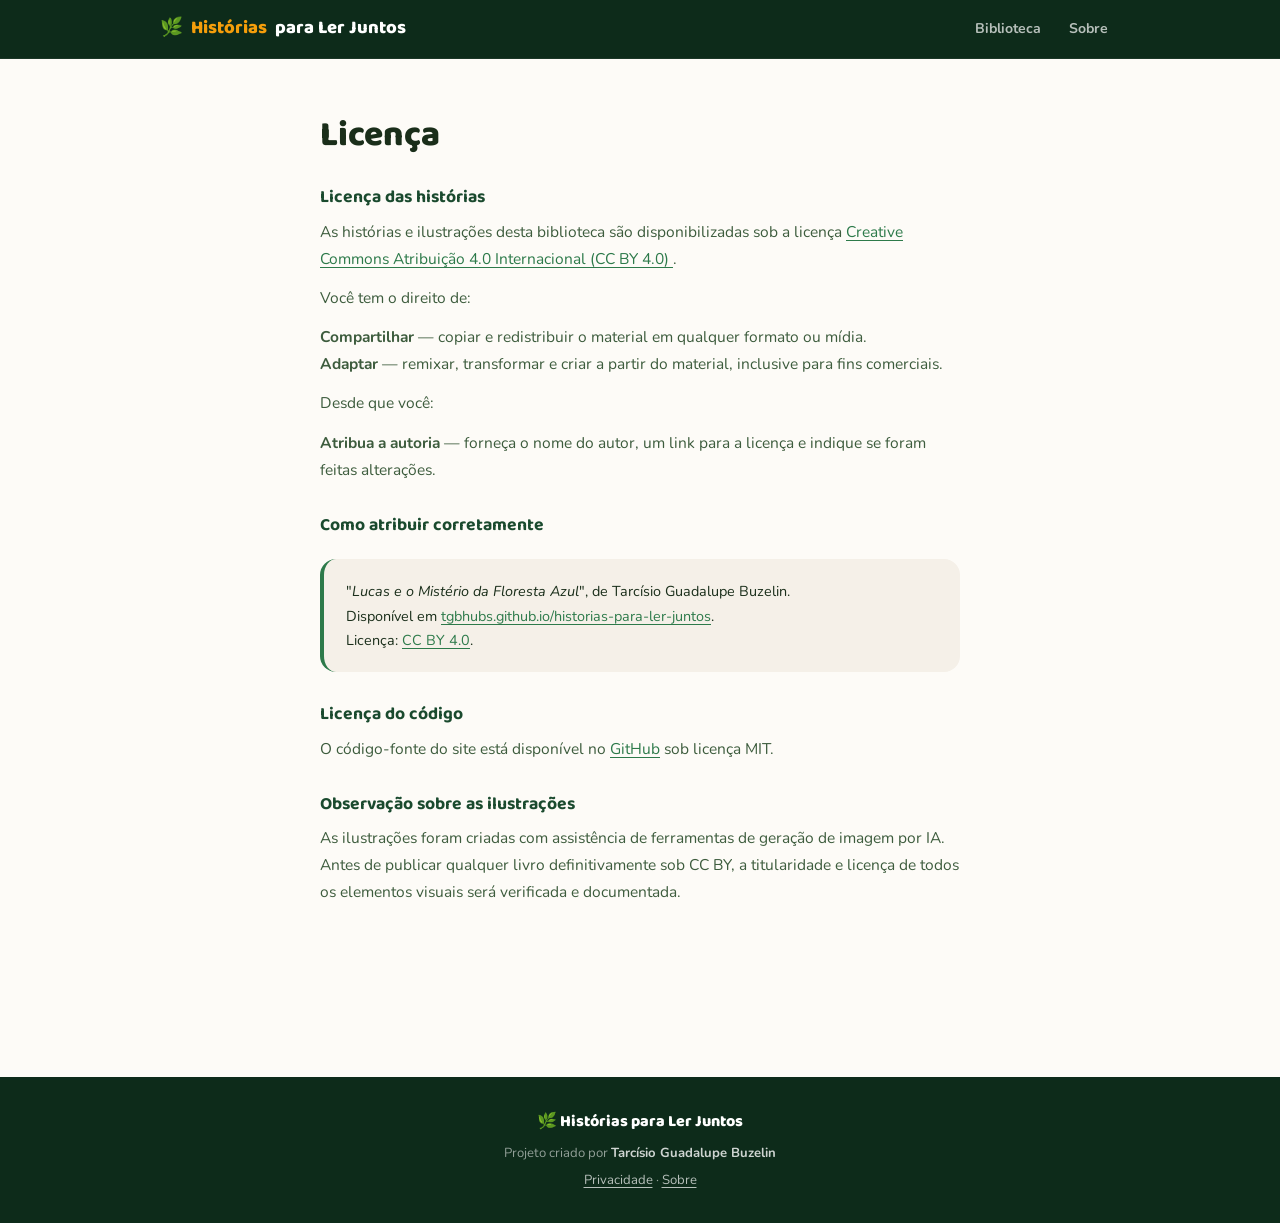
<file: licenca/index.html>
<!DOCTYPE html>
<html lang="pt-BR">
<head>
  <meta charset="UTF-8">
  <meta name="viewport" content="width=device-width, initial-scale=1.0">
  <title>Licença — Histórias para Ler Juntos</title>
  <link rel="preconnect" href="https://fonts.googleapis.com">
  <link rel="preconnect" href="https://fonts.gstatic.com" crossorigin>
  <link href="https://fonts.googleapis.com/css2?family=Baloo+2:wght@700;800&family=Nunito:wght@500;600;700&display=swap" rel="stylesheet">
  <link rel="stylesheet" href="../assets/css/style.css">
  <style>
    .content-page { max-width:680px;margin:0 auto;padding:56px 20px 80px; }
    .content-page h1 { font-size:clamp(1.6rem,4vw,2.2rem);margin-bottom:8px; }
    .content-page h2 { font-size:1.1rem;margin:32px 0 10px;color:var(--forest-mid); }
    .content-page p { color:var(--text-mid);line-height:1.75;margin-bottom:12px;font-size:.97rem; }
    .content-page a { color:var(--forest-light);text-decoration:underline;text-underline-offset:3px; }
    .attribution-box {
      background:var(--cream-dark);border-radius:var(--radius-md);
      padding:20px 22px;margin:24px 0;
      border-left:4px solid var(--forest-light);
      font-size:.9rem;color:var(--text-dark);
      line-height:1.7;
    }
  </style>
</head>
<body>

<header class="site-header">
  <div class="site-header__inner">
    <a class="site-logo" href="../">🌿 <span>Histórias</span> para Ler Juntos</a>
    <nav class="site-nav">
      <a href="../livros/">Biblioteca</a>
      <a href="../sobre/">Sobre</a>
    </nav>
  </div>
</header>

<main>
  <div class="content-page">
    <h1 class="section__title">Licença</h1>

    <h2>Licença das histórias</h2>
    <p>
      As histórias e ilustrações desta biblioteca são disponibilizadas sob a licença
      <a href="https://creativecommons.org/licenses/by/4.0/deed.pt_BR" target="_blank" rel="noopener">
        Creative Commons Atribuição 4.0 Internacional (CC BY 4.0)
      </a>.
    </p>
    <p>Você tem o direito de:</p>
    <p>
      <strong>Compartilhar</strong> — copiar e redistribuir o material em qualquer formato ou mídia.<br>
      <strong>Adaptar</strong> — remixar, transformar e criar a partir do material, inclusive para fins comerciais.
    </p>
    <p>Desde que você:</p>
    <p>
      <strong>Atribua a autoria</strong> — forneça o nome do autor, um link para a licença e indique se foram feitas alterações.
    </p>

    <h2>Como atribuir corretamente</h2>
    <div class="attribution-box">
      "<em>Lucas e o Mistério da Floresta Azul</em>", de Tarcísio Guadalupe Buzelin.<br>
      Disponível em <a href="https://tgbhubs.github.io/historias-para-ler-juntos/">tgbhubs.github.io/historias-para-ler-juntos</a>.<br>
      Licença: <a href="https://creativecommons.org/licenses/by/4.0/">CC BY 4.0</a>.
    </div>

    <h2>Licença do código</h2>
    <p>
      O código-fonte do site está disponível no
      <a href="https://github.com/tgbhubs/historias-para-ler-juntos" target="_blank" rel="noopener">GitHub</a>
      sob licença MIT.
    </p>

    <h2>Observação sobre as ilustrações</h2>
    <p>
      As ilustrações foram criadas com assistência de ferramentas de geração de imagem por IA. Antes de publicar qualquer livro definitivamente sob CC BY, a titularidade e licença de todos os elementos visuais será verificada e documentada.
    </p>
  </div>
</main>

<footer class="site-footer">
  <div class="site-footer__logo">🌿 Histórias para Ler Juntos</div>
  <p>Projeto criado por <strong style="color:rgba(255,255,255,.8)">Tarcísio Guadalupe Buzelin</strong></p>
  <p style="margin-top:6px"><a href="../privacidade/">Privacidade</a> · <a href="../sobre/">Sobre</a></p>
</footer>

</body>
</html>
</file>
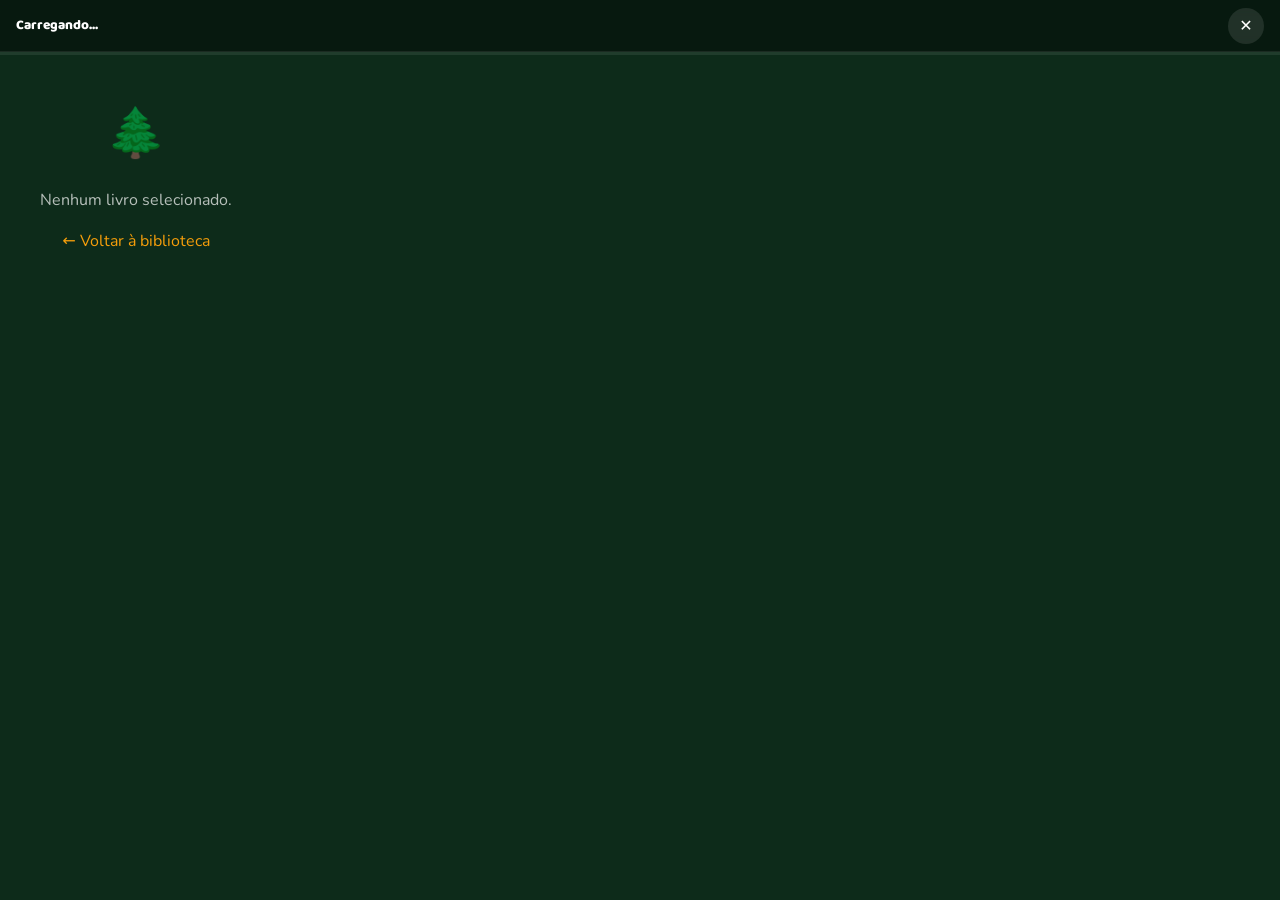
<file: livro/index.html>
<!DOCTYPE html>
<html lang="pt-BR">
<head>
  <meta charset="UTF-8">
  <meta name="viewport" content="width=device-width, initial-scale=1.0, viewport-fit=cover">
  <title>Lendo — Histórias para Ler Juntos</title>
  <link rel="preconnect" href="https://fonts.googleapis.com">
  <link rel="preconnect" href="https://fonts.gstatic.com" crossorigin>
  <link href="https://fonts.googleapis.com/css2?family=Baloo+2:wght@700;800&family=Nunito:wght@500;600;700&display=swap" rel="stylesheet">
  <link rel="stylesheet" href="../assets/css/style.css">
  <style>
    html, body { height: 100%; height: 100dvh; overflow: hidden; }
  </style>
</head>
<body>

<div class="reader-wrap">

  <!-- Barra superior -->
  <div class="reader-bar">
    <div class="reader-bar__title font-display" id="reader-title">Carregando...</div>
    <div class="reader-bar__right">
      <span class="reader-bar__page" id="reader-page-num"></span>
      <button class="reader-bar__btn" onclick="exitReader()" title="Sair do leitor" aria-label="Sair">✕</button>
    </div>
  </div>

  <!-- Barra de progresso -->
  <div class="reader-progress" role="progressbar" aria-valuemin="0" aria-valuemax="100">
    <div class="reader-progress__bar" id="reader-progress-bar" style="width:0%"></div>
  </div>

  <!-- Palco das páginas -->
  <div class="reader-stage" id="reader-stage">
    <!-- Páginas renderizadas via reader.js -->
    <div style="display:flex;align-items:center;justify-content:center;height:100%;color:rgba(255,255,255,.4);">
      <span style="font-size:2rem">🌲</span>
    </div>
  </div>

</div>

<script src="../assets/js/reader.js"></script>
</body>
</html>
</file>
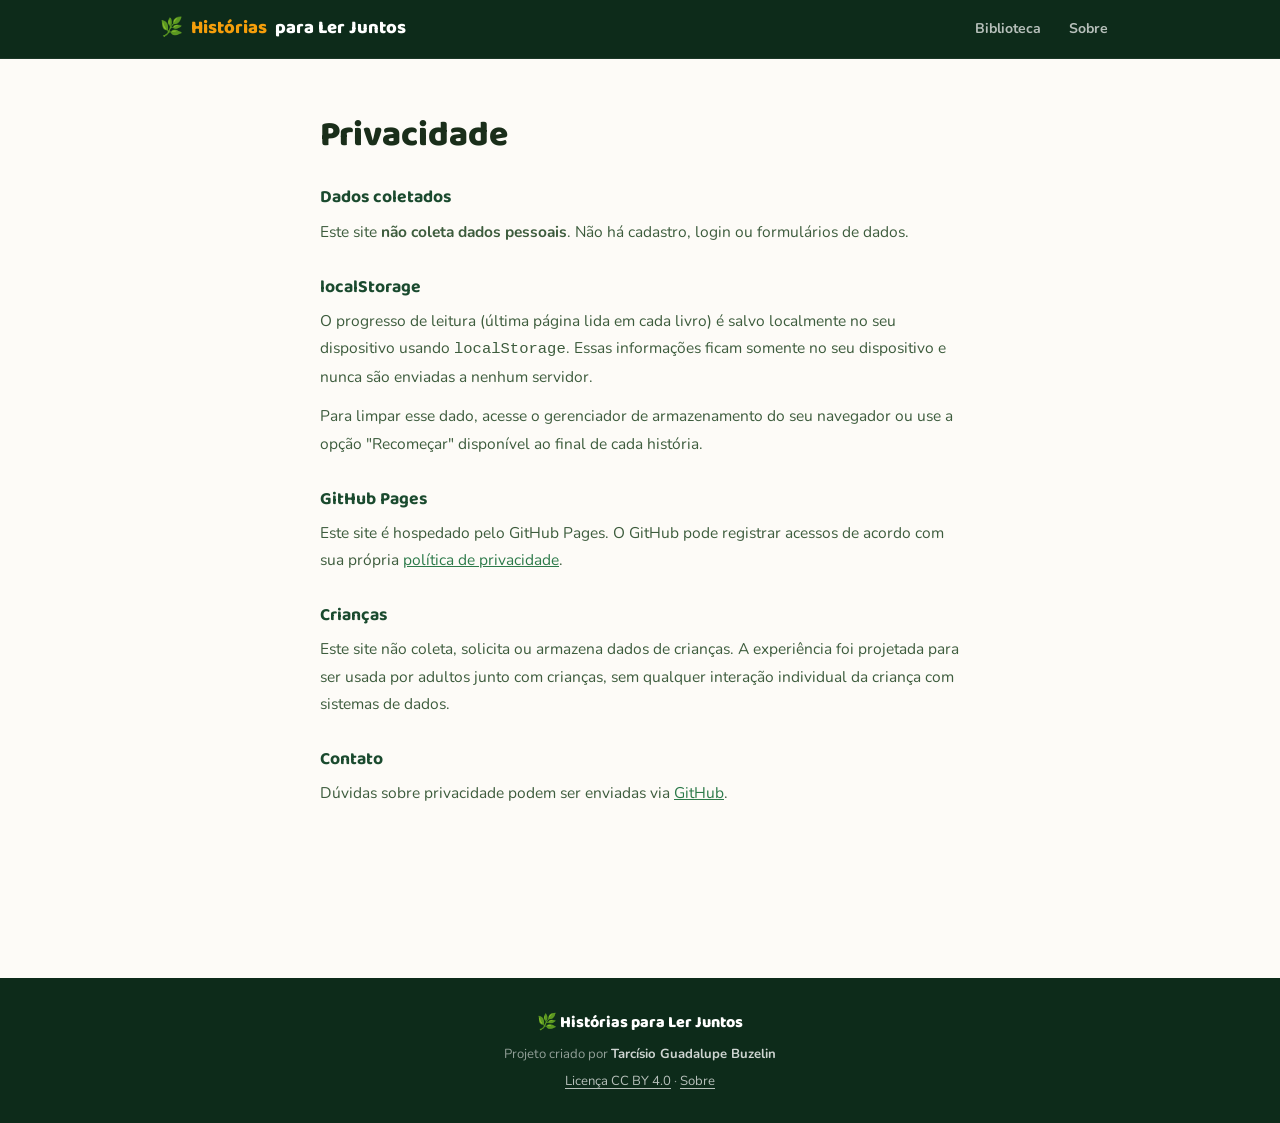
<file: privacidade/index.html>
<!DOCTYPE html>
<html lang="pt-BR">
<head>
  <meta charset="UTF-8">
  <meta name="viewport" content="width=device-width, initial-scale=1.0">
  <title>Privacidade — Histórias para Ler Juntos</title>
  <link rel="preconnect" href="https://fonts.googleapis.com">
  <link rel="preconnect" href="https://fonts.gstatic.com" crossorigin>
  <link href="https://fonts.googleapis.com/css2?family=Baloo+2:wght@700;800&family=Nunito:wght@500;600;700&display=swap" rel="stylesheet">
  <link rel="stylesheet" href="../assets/css/style.css">
  <style>
    .content-page { max-width:680px;margin:0 auto;padding:56px 20px 80px; }
    .content-page h1 { font-size:clamp(1.6rem,4vw,2.2rem);margin-bottom:8px; }
    .content-page h2 { font-size:1.1rem;margin:32px 0 10px;color:var(--forest-mid); }
    .content-page p { color:var(--text-mid);line-height:1.75;margin-bottom:12px;font-size:.97rem; }
  </style>
</head>
<body>

<header class="site-header">
  <div class="site-header__inner">
    <a class="site-logo" href="../">🌿 <span>Histórias</span> para Ler Juntos</a>
    <nav class="site-nav">
      <a href="../livros/">Biblioteca</a>
      <a href="../sobre/">Sobre</a>
    </nav>
  </div>
</header>

<main>
  <div class="content-page">
    <h1 class="section__title">Privacidade</h1>

    <h2>Dados coletados</h2>
    <p>Este site <strong>não coleta dados pessoais</strong>. Não há cadastro, login ou formulários de dados.</p>

    <h2>localStorage</h2>
    <p>
      O progresso de leitura (última página lida em cada livro) é salvo localmente no seu dispositivo usando <code>localStorage</code>. Essas informações ficam somente no seu dispositivo e nunca são enviadas a nenhum servidor.
    </p>
    <p>
      Para limpar esse dado, acesse o gerenciador de armazenamento do seu navegador ou use a opção "Recomeçar" disponível ao final de cada história.
    </p>

    <h2>GitHub Pages</h2>
    <p>
      Este site é hospedado pelo GitHub Pages. O GitHub pode registrar acessos de acordo com sua própria <a href="https://docs.github.com/pt/site-policy/privacy-policies/github-general-privacy-statement" target="_blank" rel="noopener" style="color:var(--forest-light);text-decoration:underline">política de privacidade</a>.
    </p>

    <h2>Crianças</h2>
    <p>
      Este site não coleta, solicita ou armazena dados de crianças. A experiência foi projetada para ser usada por adultos junto com crianças, sem qualquer interação individual da criança com sistemas de dados.
    </p>

    <h2>Contato</h2>
    <p>
      Dúvidas sobre privacidade podem ser enviadas via <a href="https://github.com/tgbhubs" target="_blank" rel="noopener" style="color:var(--forest-light);text-decoration:underline">GitHub</a>.
    </p>
  </div>
</main>

<footer class="site-footer">
  <div class="site-footer__logo">🌿 Histórias para Ler Juntos</div>
  <p>Projeto criado por <strong style="color:rgba(255,255,255,.8)">Tarcísio Guadalupe Buzelin</strong></p>
  <p style="margin-top:6px"><a href="../licenca/">Licença CC BY 4.0</a> · <a href="../sobre/">Sobre</a></p>
</footer>

</body>
</html>
</file>
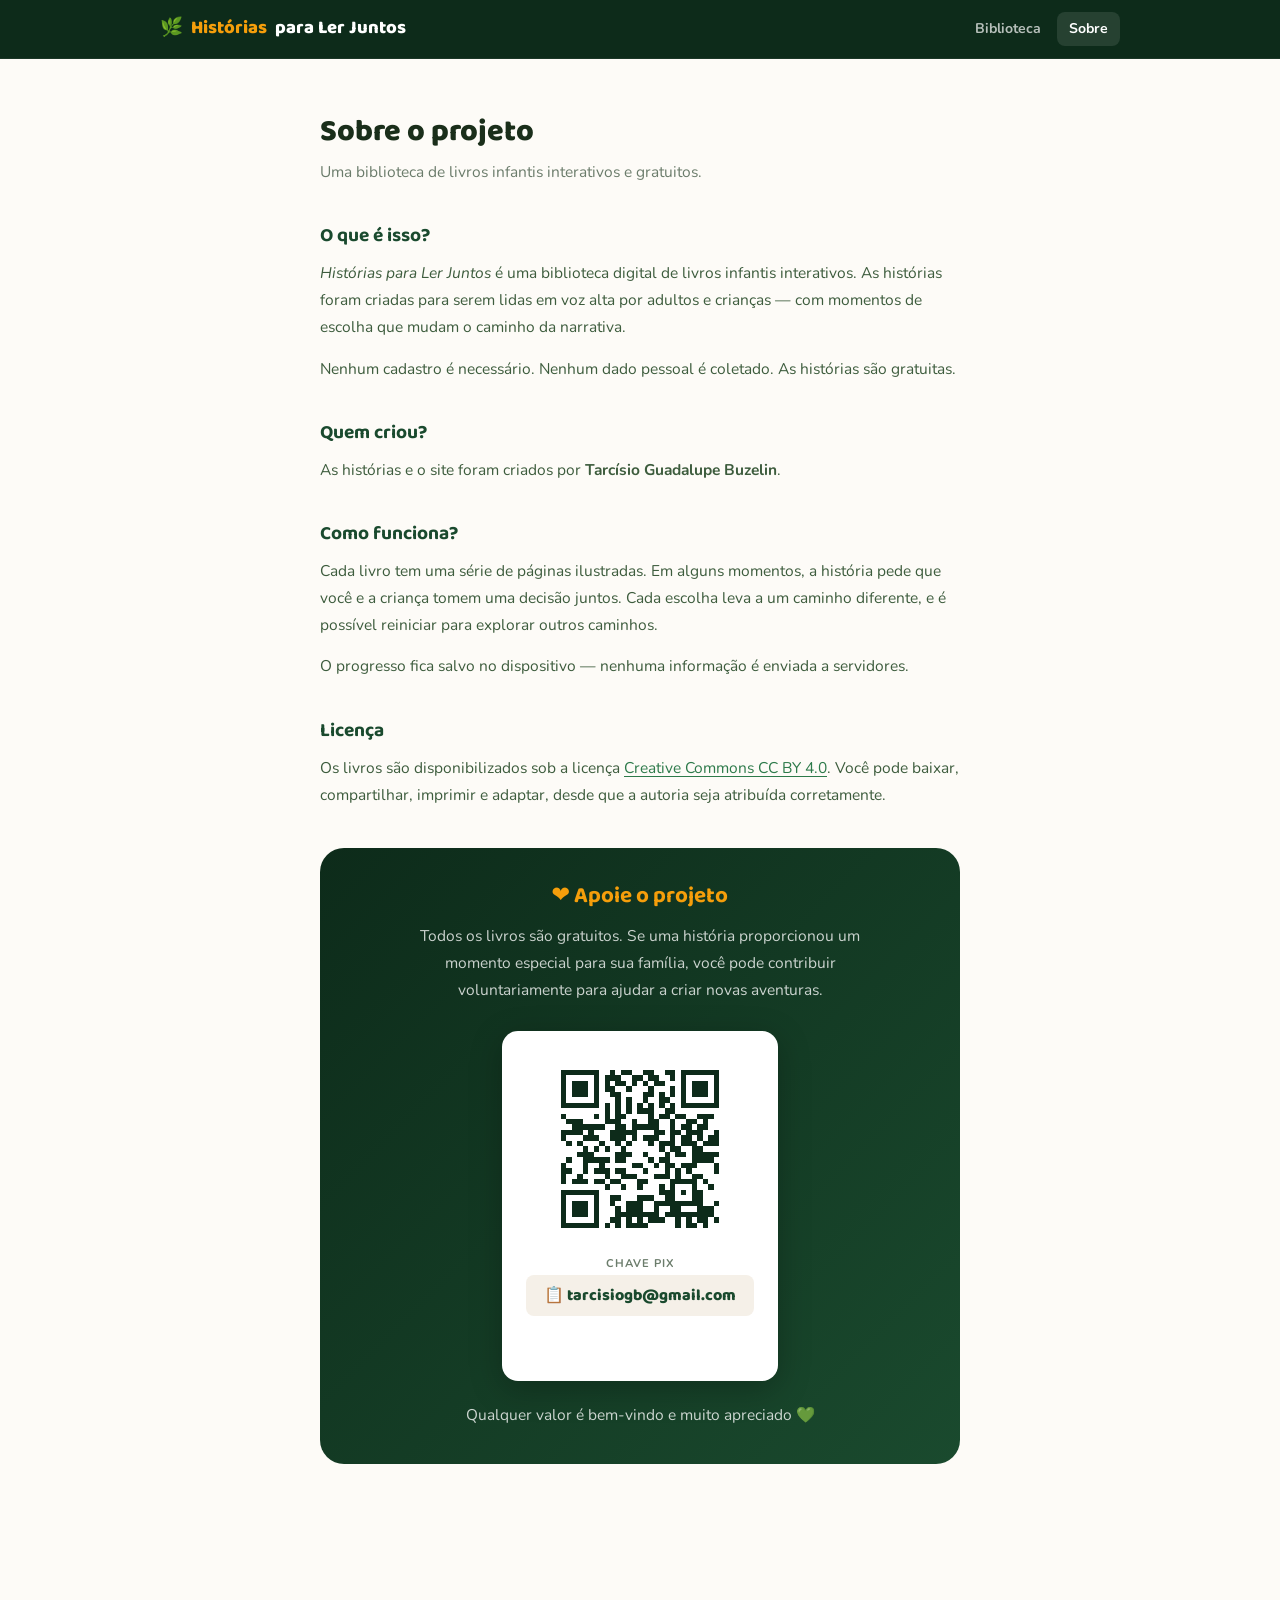
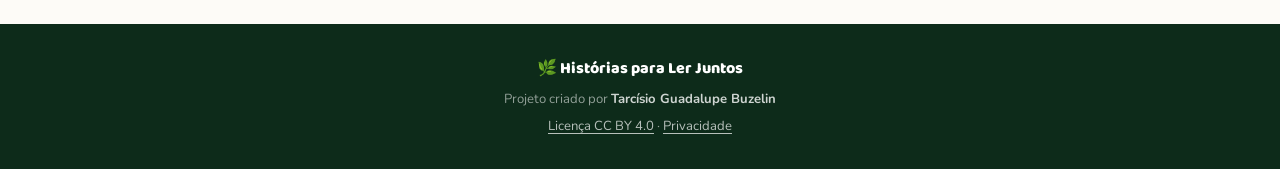
<file: sobre/index.html>
<!DOCTYPE html>
<html lang="pt-BR">
<head>
  <meta charset="UTF-8">
  <meta name="viewport" content="width=device-width, initial-scale=1.0">
  <title>Sobre — Histórias para Ler Juntos</title>
  <link rel="preconnect" href="https://fonts.googleapis.com">
  <link rel="preconnect" href="https://fonts.gstatic.com" crossorigin>
  <link href="https://fonts.googleapis.com/css2?family=Baloo+2:wght@700;800&family=Nunito:wght@500;600;700&display=swap" rel="stylesheet">
  <link rel="stylesheet" href="../assets/css/style.css">
  <style>
    .content-page {
      max-width: 680px;
      margin: 0 auto;
      padding: 56px 20px 80px;
    }
    .content-page h2 {
      font-size: 1.2rem;
      margin: 40px 0 12px;
      color: var(--forest-mid);
    }
    .content-page p {
      color: var(--text-mid);
      line-height: 1.75;
      margin-bottom: 14px;
      font-size: .97rem;
    }
    .content-page a { color: var(--forest-light); text-decoration: underline; text-underline-offset: 3px; }

    /* ── Doação ── */
    .donation-box {
      background: linear-gradient(135deg, #0d2b1a 0%, #1a4a2e 100%);
      border-radius: var(--radius-lg);
      padding: 36px 32px;
      margin-top: 40px;
      text-align: center;
      color: white;
    }
    .donation-box h2 {
      color: var(--gold);
      margin-top: 0;
      font-size: 1.4rem;
    }
    .donation-box p {
      color: rgba(255,255,255,.78);
      max-width: 440px;
      margin: 0 auto 28px;
    }
    .pix-card {
      background: white;
      border-radius: var(--radius-md);
      padding: 28px 24px;
      display: inline-flex;
      flex-direction: column;
      align-items: center;
      gap: 16px;
      box-shadow: 0 8px 32px rgba(0,0,0,.25);
    }
    .pix-card img {
      width: 180px;
      height: 180px;
      image-rendering: pixelated;
      border-radius: 8px;
    }
    .pix-key {
      font-family: 'Baloo 2', sans-serif;
      font-size: 1rem;
      font-weight: 800;
      color: var(--forest-mid);
      background: var(--cream-dark);
      border-radius: 8px;
      padding: 8px 18px;
      display: flex;
      align-items: center;
      gap: 8px;
      cursor: pointer;
      transition: background var(--transition);
      border: none;
      width: 100%;
      justify-content: center;
    }
    .pix-key:hover { background: #e8f0e0; }
    .pix-key__label {
      font-size: .7rem;
      font-weight: 700;
      letter-spacing: 1px;
      text-transform: uppercase;
      color: var(--text-light);
      display: block;
      margin-bottom: 2px;
    }
    .copied-msg {
      font-size: .8rem;
      color: var(--forest-light);
      font-weight: 700;
      min-height: 20px;
      transition: opacity .3s;
    }
    .donation-note {
      font-size: .8rem;
      color: rgba(255,255,255,.5);
      margin-top: 20px !important;
      margin-bottom: 0 !important;
    }
  </style>
</head>
<body>

<header class="site-header">
  <div class="site-header__inner">
    <a class="site-logo" href="../">🌿 <span>Histórias</span> para Ler Juntos</a>
    <nav class="site-nav">
      <a href="../livros/">Biblioteca</a>
      <a href="../sobre/" class="active">Sobre</a>
    </nav>
  </div>
</header>

<main>
  <div class="content-page">
    <h1 class="section__title">Sobre o projeto</h1>
    <p style="color:var(--text-light);margin-bottom:32px">Uma biblioteca de livros infantis interativos e gratuitos.</p>

    <h2>O que é isso?</h2>
    <p>
      <em>Histórias para Ler Juntos</em> é uma biblioteca digital de livros infantis interativos. As histórias foram criadas para serem lidas em voz alta por adultos e crianças — com momentos de escolha que mudam o caminho da narrativa.
    </p>
    <p>
      Nenhum cadastro é necessário. Nenhum dado pessoal é coletado. As histórias são gratuitas.
    </p>

    <h2>Quem criou?</h2>
    <p>
      As histórias e o site foram criados por <strong>Tarcísio Guadalupe Buzelin</strong>.
    </p>

    <h2>Como funciona?</h2>
    <p>
      Cada livro tem uma série de páginas ilustradas. Em alguns momentos, a história pede que você e a criança tomem uma decisão juntos. Cada escolha leva a um caminho diferente, e é possível reiniciar para explorar outros caminhos.
    </p>
    <p>
      O progresso fica salvo no dispositivo — nenhuma informação é enviada a servidores.
    </p>

    <h2>Licença</h2>
    <p>
      Os livros são disponibilizados sob a licença <a href="../licenca/">Creative Commons CC BY 4.0</a>. Você pode baixar, compartilhar, imprimir e adaptar, desde que a autoria seja atribuída corretamente.
    </p>

    <!-- DOAÇÃO -->
    <div class="donation-box" id="doacao">
      <h2>❤️ Apoie o projeto</h2>
      <p>
        Todos os livros são gratuitos. Se uma história proporcionou um momento especial para sua família, você pode contribuir voluntariamente para ajudar a criar novas aventuras.
      </p>

      <div class="pix-card">
        <img
          src="../assets/qrcode-pix.png"
          alt="QR Code Pix — tarcisiogb@gmail.com"
        >
        <div>
          <span class="pix-key__label">Chave Pix</span>
          <button class="pix-key" onclick="copiarPix()" title="Copiar chave Pix">
            📋 tarcisiogb@gmail.com
          </button>
        </div>
        <div class="copied-msg" id="copiedMsg" style="opacity:0">✅ Chave copiada!</div>
      </div>

      <p class="donation-note">
        Qualquer valor é bem-vindo e muito apreciado 💚
      </p>
    </div>

  </div>
</main>

<footer class="site-footer">
  <div class="site-footer__logo">🌿 Histórias para Ler Juntos</div>
  <p>Projeto criado por <strong style="color:rgba(255,255,255,.8)">Tarcísio Guadalupe Buzelin</strong></p>
  <p style="margin-top:6px">
    <a href="../licenca/">Licença CC BY 4.0</a> ·
    <a href="../privacidade/">Privacidade</a>
  </p>
</footer>

<script>
function copiarPix() {
  navigator.clipboard.writeText('tarcisiogb@gmail.com').then(function() {
    var msg = document.getElementById('copiedMsg');
    msg.style.opacity = '1';
    setTimeout(function() { msg.style.opacity = '0'; }, 2500);
  });
}
</script>

</body>
</html>
</file>
<file: assets/css/style.css>
/* ═══════════════════════════════════════════════
   Histórias para Ler Juntos — tgbhubs.github.io
   Design system principal
═══════════════════════════════════════════════ */

/* ── Reset & base ── */
*, *::before, *::after { box-sizing: border-box; margin: 0; padding: 0; }

:root {
  --forest-deep:   #0d2b1a;
  --forest-mid:    #1a4a2e;
  --forest-light:  #2d7a4a;
  --forest-glow:   #4caf78;
  --blue-magic:    #3b82f6;
  --blue-light:    #93c5fd;
  --blue-glow:     #dbeafe;
  --gold:          #f59e0b;
  --gold-light:    #fde68a;
  --cream:         #fdfbf7;
  --cream-dark:    #f5f0e8;
  --text-dark:     #1a2e1a;
  --text-mid:      #3d5c3d;
  --text-light:    #6b7c6b;
  --white:         #ffffff;
  --shadow-soft:   0 4px 20px rgba(0,0,0,.08);
  --shadow-card:   0 8px 32px rgba(0,0,0,.12);
  --shadow-deep:   0 16px 48px rgba(0,0,0,.22);
  --radius-sm:     8px;
  --radius-md:     16px;
  --radius-lg:     24px;
  --transition:    .22s cubic-bezier(.4,0,.2,1);
}

html { scroll-behavior: smooth; }

body {
  font-family: 'Nunito', system-ui, sans-serif;
  background: var(--cream);
  color: var(--text-dark);
  line-height: 1.6;
  min-height: 100vh;
  -webkit-font-smoothing: antialiased;
}

img { max-width: 100%; display: block; }
a { color: inherit; text-decoration: none; }
button { font-family: inherit; cursor: pointer; border: none; background: none; }

/* ── Typography ── */
.font-display { font-family: 'Baloo 2', system-ui, sans-serif; }

h1, h2, h3 { font-family: 'Baloo 2', system-ui, sans-serif; line-height: 1.15; }

/* ── Layout ── */
.container {
  max-width: 960px;
  margin: 0 auto;
  padding: 0 20px;
}

.container--wide {
  max-width: 1100px;
  margin: 0 auto;
  padding: 0 20px;
}

/* ── Site header ── */
.site-header {
  background: var(--forest-deep);
  padding: 0 20px;
  position: sticky;
  top: 0;
  z-index: 50;
  border-bottom: 1px solid rgba(255,255,255,.06);
}

.site-header__inner {
  max-width: 960px;
  margin: 0 auto;
  height: 58px;
  display: flex;
  align-items: center;
  justify-content: space-between;
  gap: 16px;
}

.site-logo {
  font-family: 'Baloo 2', sans-serif;
  font-size: 1.15rem;
  font-weight: 800;
  color: var(--white);
  display: flex;
  align-items: center;
  gap: 8px;
  white-space: nowrap;
}

.site-logo span { color: var(--gold); }

.site-nav {
  display: flex;
  align-items: center;
  gap: 4px;
}

.site-nav a {
  font-size: .88rem;
  font-weight: 700;
  color: rgba(255,255,255,.7);
  padding: 6px 12px;
  border-radius: var(--radius-sm);
  transition: color var(--transition), background var(--transition);
}

.site-nav a:hover,
.site-nav a.active {
  color: var(--white);
  background: rgba(255,255,255,.1);
}

/* ── Site footer ── */
.site-footer {
  background: var(--forest-deep);
  color: rgba(255,255,255,.55);
  padding: 32px 20px;
  text-align: center;
  font-size: .82rem;
  margin-top: 80px;
}

.site-footer a {
  color: rgba(255,255,255,.7);
  text-decoration: underline;
  text-underline-offset: 3px;
}

.site-footer__logo {
  font-family: 'Baloo 2', sans-serif;
  font-size: 1rem;
  font-weight: 800;
  color: var(--white);
  margin-bottom: 8px;
}

/* ── Buttons ── */
.btn {
  display: inline-flex;
  align-items: center;
  justify-content: center;
  gap: 8px;
  font-family: 'Baloo 2', sans-serif;
  font-size: 1rem;
  font-weight: 700;
  padding: .75rem 1.75rem;
  border-radius: 50px;
  transition: all var(--transition);
  white-space: nowrap;
  min-height: 48px;
}

.btn--primary {
  background: var(--gold);
  color: var(--forest-deep);
  box-shadow: 0 4px 0 #b45309, var(--shadow-soft);
}
.btn--primary:hover {
  transform: translateY(-2px);
  box-shadow: 0 6px 0 #b45309, var(--shadow-card);
}
.btn--primary:active { transform: translateY(1px); box-shadow: 0 2px 0 #b45309; }

.btn--secondary {
  background: transparent;
  color: var(--forest-mid);
  border: 2px solid var(--forest-glow);
}
.btn--secondary:hover {
  background: var(--forest-mid);
  color: var(--white);
  border-color: var(--forest-mid);
}

.btn--ghost {
  background: rgba(255,255,255,.12);
  color: var(--white);
  border: 1.5px solid rgba(255,255,255,.25);
}
.btn--ghost:hover {
  background: rgba(255,255,255,.2);
}

.btn--sm {
  font-size: .88rem;
  padding: .5rem 1.2rem;
  min-height: 40px;
}

.btn--lg {
  font-size: 1.15rem;
  padding: .9rem 2.2rem;
  min-height: 56px;
}

/* ── Book card ── */
.book-card {
  background: var(--white);
  border-radius: var(--radius-md);
  overflow: hidden;
  box-shadow: var(--shadow-card);
  transition: transform var(--transition), box-shadow var(--transition);
  display: flex;
  flex-direction: column;
}

.book-card:hover {
  transform: translateY(-4px);
  box-shadow: var(--shadow-deep);
}

.book-card__cover {
  width: 100%;
  aspect-ratio: 4/3;
  object-fit: cover;
  background: var(--forest-mid);
}

.book-card__body {
  padding: 16px 18px 20px;
  flex: 1;
  display: flex;
  flex-direction: column;
  gap: 8px;
}

.book-card__title {
  font-family: 'Baloo 2', sans-serif;
  font-size: 1.05rem;
  font-weight: 800;
  color: var(--text-dark);
  line-height: 1.2;
}

.book-card__desc {
  font-size: .85rem;
  color: var(--text-light);
  line-height: 1.5;
  flex: 1;
}

.book-card__meta {
  display: flex;
  flex-wrap: wrap;
  gap: 6px;
  margin-top: 4px;
}

.tag {
  font-size: .72rem;
  font-weight: 700;
  padding: 3px 10px;
  border-radius: 20px;
  background: var(--blue-glow);
  color: var(--blue-magic);
}

.tag--forest {
  background: #dcfce7;
  color: var(--forest-mid);
}

.book-card__actions {
  display: flex;
  gap: 8px;
  margin-top: 12px;
}

/* ── Section styles ── */
.section {
  padding: 64px 0;
}

.section--hero {
  background: linear-gradient(160deg, var(--forest-deep) 0%, var(--forest-mid) 60%, #1e5c38 100%);
  color: var(--white);
  padding: 72px 20px 80px;
  text-align: center;
  position: relative;
  overflow: hidden;
}

.section--hero::before {
  content: '';
  position: absolute;
  inset: 0;
  background: radial-gradient(ellipse at 30% 0%, rgba(59,130,246,.18) 0%, transparent 60%),
              radial-gradient(ellipse at 80% 100%, rgba(245,158,11,.1) 0%, transparent 50%);
  pointer-events: none;
}

.hero__eyebrow {
  font-size: .82rem;
  font-weight: 800;
  letter-spacing: 2px;
  text-transform: uppercase;
  color: var(--gold-light);
  margin-bottom: 12px;
}

.hero__title {
  font-size: clamp(2rem, 5vw, 3.2rem);
  font-weight: 800;
  color: var(--white);
  line-height: 1.08;
  max-width: 680px;
  margin: 0 auto 16px;
}

.hero__title em {
  font-style: normal;
  color: var(--gold);
}

.hero__sub {
  font-size: clamp(.95rem, 2vw, 1.1rem);
  color: rgba(255,255,255,.75);
  max-width: 520px;
  margin: 0 auto 36px;
  line-height: 1.6;
}

.hero__actions {
  display: flex;
  gap: 12px;
  justify-content: center;
  flex-wrap: wrap;
}

.section__title {
  font-family: 'Baloo 2', sans-serif;
  font-size: clamp(1.4rem, 3vw, 1.9rem);
  font-weight: 800;
  color: var(--text-dark);
  margin-bottom: 8px;
}

.section__sub {
  color: var(--text-light);
  font-size: .95rem;
  margin-bottom: 40px;
}

/* ── Divider ── */
.divider {
  height: 1px;
  background: linear-gradient(to right, transparent, rgba(0,0,0,.08), transparent);
  margin: 0;
}

/* ── Reader specific ── */
.reader-wrap {
  height: 100vh;
  height: 100dvh;
  display: flex;
  flex-direction: column;
  background: var(--forest-deep);
  overflow: hidden;
}

.reader-bar {
  flex-shrink: 0;
  height: 52px;
  background: rgba(0,0,0,.4);
  display: flex;
  align-items: center;
  justify-content: space-between;
  padding: 0 16px;
  gap: 12px;
  backdrop-filter: blur(8px);
  border-bottom: 1px solid rgba(255,255,255,.08);
}

.reader-bar__title {
  font-family: 'Baloo 2', sans-serif;
  font-size: .85rem;
  font-weight: 800;
  color: var(--white);
  white-space: nowrap;
  overflow: hidden;
  text-overflow: ellipsis;
  flex: 1;
}

.reader-bar__right {
  display: flex;
  align-items: center;
  gap: 10px;
  flex-shrink: 0;
}

.reader-bar__page {
  font-size: .75rem;
  color: rgba(255,255,255,.55);
  font-weight: 700;
}

.reader-bar__btn {
  width: 36px;
  height: 36px;
  border-radius: 50%;
  background: rgba(255,255,255,.1);
  color: var(--white);
  font-size: 1rem;
  display: flex;
  align-items: center;
  justify-content: center;
  transition: background var(--transition);
}
.reader-bar__btn:hover { background: rgba(255,255,255,.2); }

/* Page stage — the illustration area */
.reader-stage {
  flex: 1;
  min-height: 0;
  position: relative;
  display: flex;
  align-items: stretch;
  overflow: hidden;
}

.reader-page {
  width: 100%;
  height: 100%;
  position: absolute;
  inset: 0;
  display: flex;
  flex-direction: column;
  opacity: 0;
  transition: opacity .35s ease;
  pointer-events: none;
  background: var(--forest-deep);
}

.reader-page.active {
  opacity: 1;
  pointer-events: all;
}

.reader-page__img-wrap {
  flex: 1 1 auto;
  min-height: 0;
  overflow: hidden;
  position: relative;
  border-radius: 0;
}

.reader-page__img {
  position: absolute;
  inset: 0;
  width: 100%;
  height: 100%;
  object-fit: cover;
  object-position: center top;
  display: block;
}

/* Bottom panel: text + actions */
.reader-panel {
  flex-shrink: 0;
  background: linear-gradient(to bottom, var(--forest-deep), #0a1e10);
  padding: 16px 20px 20px;
  max-height: 45vh;
  overflow-y: auto;
  border-top: 1px solid rgba(255,255,255,.06);
}

@media (min-height: 700px) {
  .reader-panel { max-height: 38vh; }
}

.reader-panel__chapter {
  font-size: .7rem;
  font-weight: 800;
  letter-spacing: 1.5px;
  text-transform: uppercase;
  color: var(--blue-light);
  margin-bottom: 8px;
}

.reader-panel__text {
  font-size: clamp(.88rem, 2.2vw, 1rem);
  color: rgba(255,255,255,.88);
  line-height: 1.7;
  white-space: pre-line;
  margin-bottom: 16px;
}

.reader-panel__text em {
  font-style: normal;
  color: var(--blue-light);
}

.reader-panel__participacao {
  display: flex;
  align-items: flex-start;
  gap: 10px;
  background: rgba(59,130,246,.12);
  border: 1px solid rgba(59,130,246,.25);
  border-radius: var(--radius-sm);
  padding: 10px 14px;
  margin-bottom: 16px;
  font-size: .85rem;
  color: var(--blue-light);
  line-height: 1.5;
}

.reader-panel__participacao::before {
  content: '💬';
  flex-shrink: 0;
  font-size: 1rem;
}

/* Choices */
.reader-choices {
  display: flex;
  flex-direction: column;
  gap: 10px;
}

.choice-btn {
  display: flex;
  align-items: center;
  gap: 12px;
  background: rgba(255,255,255,.06);
  border: 1.5px solid rgba(255,255,255,.15);
  border-radius: var(--radius-md);
  padding: 14px 18px;
  text-align: left;
  color: var(--white);
  font-family: 'Baloo 2', sans-serif;
  font-size: 1rem;
  font-weight: 700;
  transition: all var(--transition);
  min-height: 56px;
}

.choice-btn:hover {
  background: rgba(255,255,255,.12);
  border-color: var(--gold);
  transform: translateX(4px);
}

.choice-btn:active { transform: translateX(2px); }

.choice-btn__emoji {
  font-size: 1.4rem;
  flex-shrink: 0;
}

.choice-btn__label { flex: 1; }

.choice-btn__arrow {
  opacity: .5;
  font-size: .9rem;
  flex-shrink: 0;
}

/* Continue / next button */
.reader-continue {
  display: flex;
  justify-content: flex-end;
  margin-top: 4px;
}

.continue-btn {
  display: flex;
  align-items: center;
  gap: 8px;
  background: var(--gold);
  color: var(--forest-deep);
  font-family: 'Baloo 2', sans-serif;
  font-size: 1rem;
  font-weight: 800;
  padding: 12px 24px;
  border-radius: 50px;
  box-shadow: 0 4px 0 #b45309;
  transition: all var(--transition);
  min-height: 48px;
}

.continue-btn:hover {
  transform: translateY(-2px);
  box-shadow: 0 6px 0 #b45309;
}

.continue-btn:active { transform: translateY(1px); box-shadow: 0 2px 0 #b45309; }

/* Final page actions */
.reader-final {
  display: flex;
  flex-direction: column;
  align-items: center;
  gap: 12px;
  padding-top: 8px;
}

.reader-final__title {
  font-family: 'Baloo 2', sans-serif;
  font-size: 1.3rem;
  font-weight: 800;
  color: var(--gold);
  text-align: center;
}

.reader-final__actions {
  display: flex;
  gap: 10px;
  flex-wrap: wrap;
  justify-content: center;
}

/* Desktop layout — side by side */
@media (min-width: 768px) {
  .reader-wrap { flex-direction: column; }

  .reader-stage {
    flex-direction: row;
    align-items: stretch;
  }

  .reader-page {
    flex-direction: row;
  }

  .reader-page__img-wrap {
    flex: 0 0 58%;
    width: 58%;
    height: 100%;
    border-radius: 0;
  }

  .reader-panel {
    flex: 0 0 42%;
    max-height: none;
    overflow-y: auto;
    border-top: none;
    border-left: 1px solid rgba(255,255,255,.06);
    display: flex;
    flex-direction: column;
    justify-content: center;
    padding: 28px 28px 28px;
  }
}

@media (min-width: 1024px) {
  .reader-panel { flex: 0 0 38%; padding: 36px; }
  .reader-panel__text { font-size: 1.05rem; }
}

/* ── Progress bar ── */
.reader-progress {
  height: 3px;
  background: rgba(255,255,255,.08);
  flex-shrink: 0;
}

.reader-progress__bar {
  height: 100%;
  background: var(--gold);
  transition: width .4s ease;
}

/* ── Responsive nav ── */
@media (max-width: 600px) {
  .site-nav { display: none; }
}

/* ── Reduced motion ── */
@media (prefers-reduced-motion: reduce) {
  *, *::before, *::after { transition-duration: .01ms !important; animation-duration: .01ms !important; }
}
</file>
